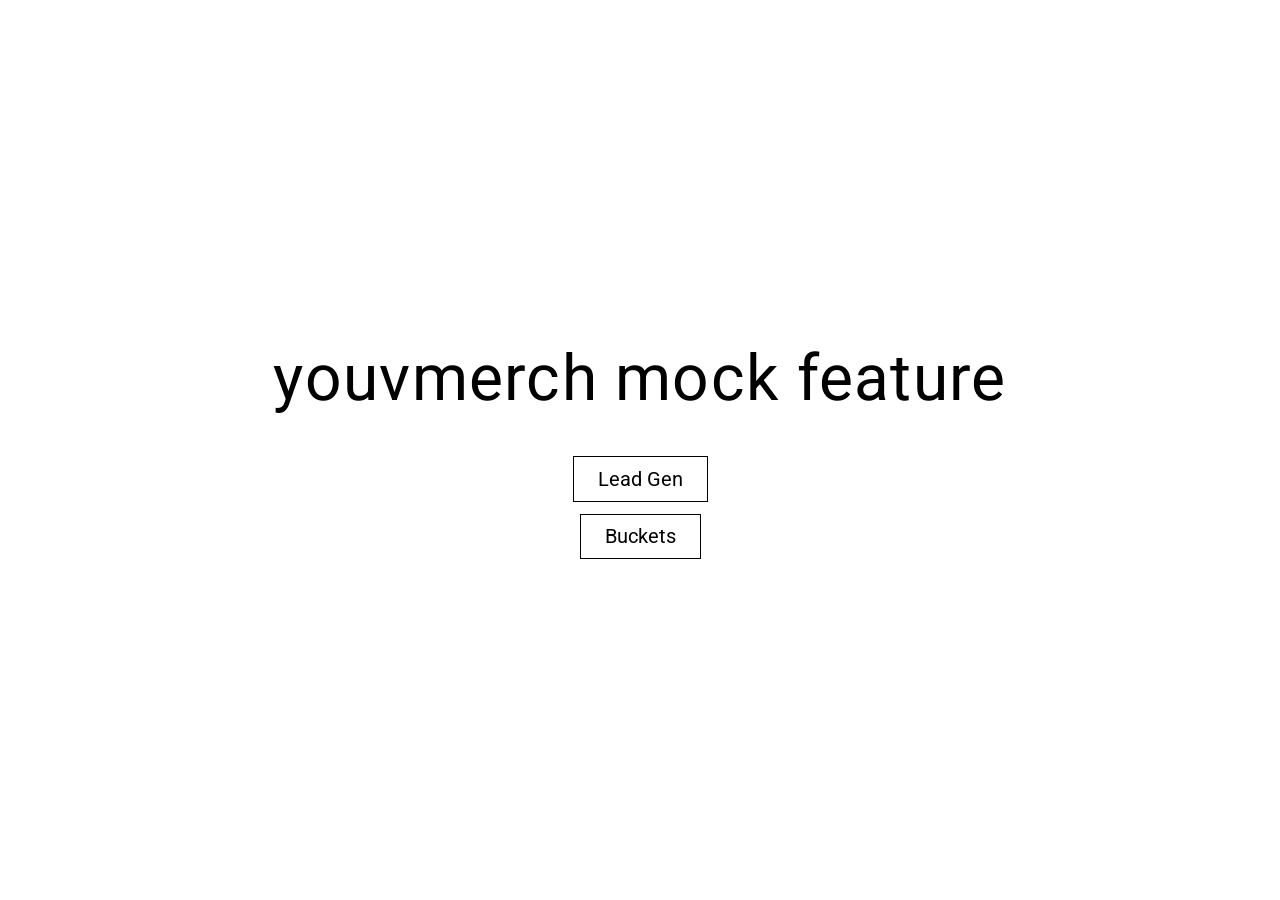
<file: index.html>
<!doctype html>
<html lang="en">
<head>
  <meta charset="utf-8">
  <meta name="viewport" content="width=device-width, initial-scale=1">
  <title>YouVMerch Mock Feature</title>
  <link rel="preconnect" href="https://fonts.googleapis.com">
  <link rel="preconnect" href="https://fonts.gstatic.com" crossorigin>
  <link href="https://fonts.googleapis.com/css2?family=Roboto:wght@400;500;700&display=swap" rel="stylesheet">
  <link rel="stylesheet" href="styles.css">
</head>
<body>
  <main class="home">
    <h1 class="title">youvmerch mock feature</h1>

    <nav class="menu" aria-label="Features">
      <ul>
        <li><a href="lead-gen.html">Lead Gen</a></li>
        <li><a href="buckets.html">Buckets</a></li>
      </ul>
    </nav>
  </main>
</body>
</html>
</file>
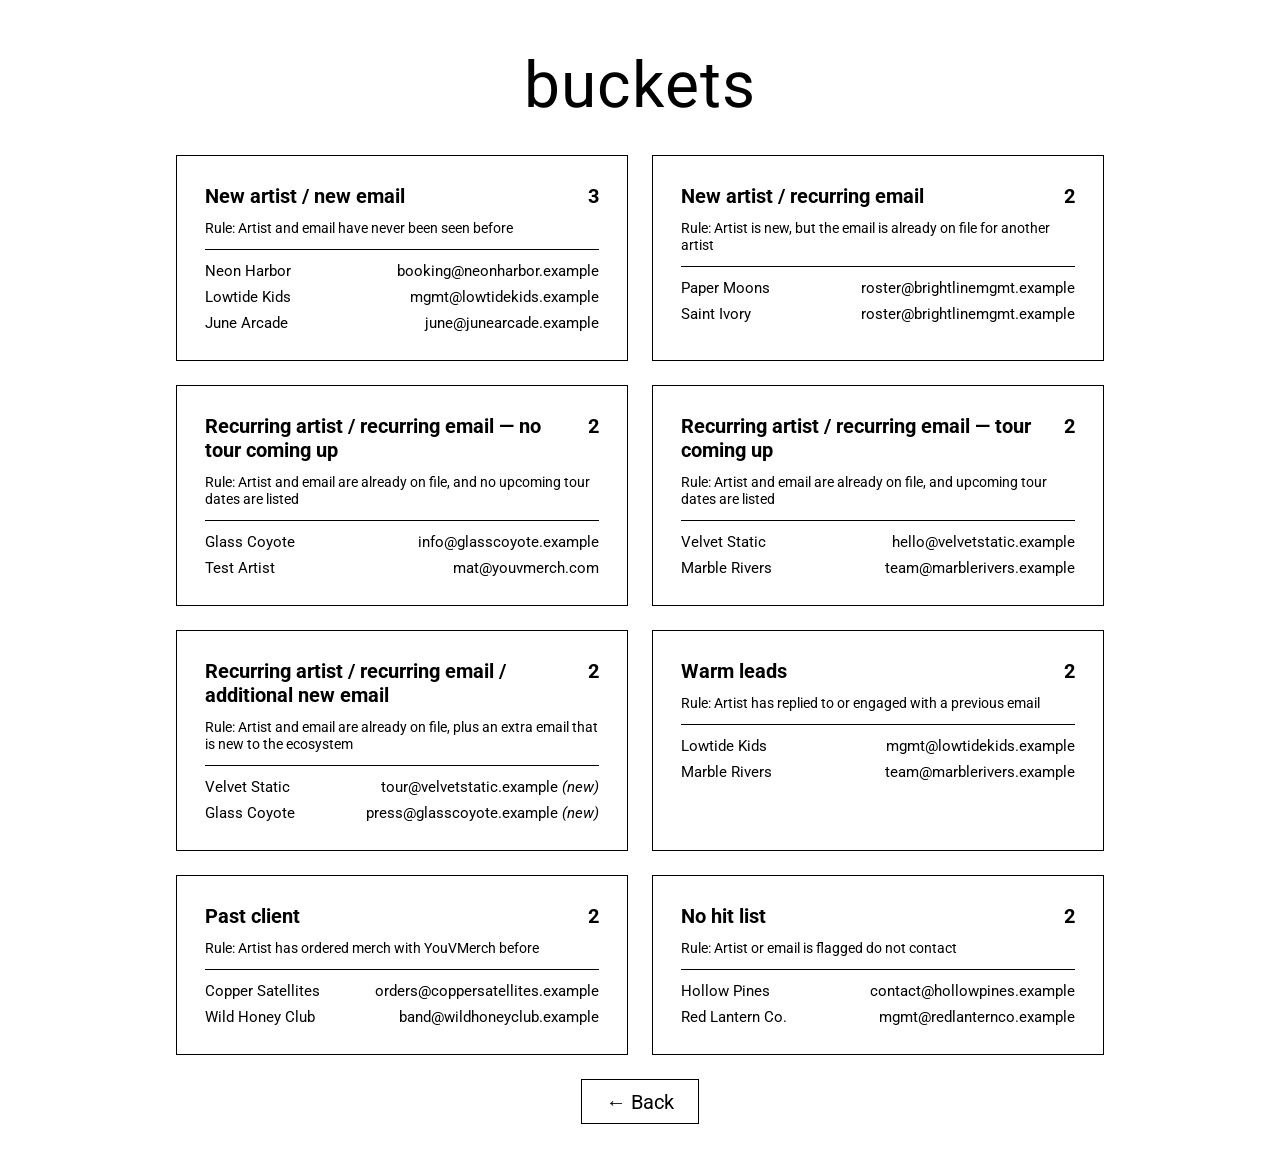
<file: buckets.html>
<!doctype html>
<html lang="en">
<head>
  <meta charset="utf-8">
  <meta name="viewport" content="width=device-width, initial-scale=1">
  <title>Buckets · YouVMerch Mock</title>
  <link rel="preconnect" href="https://fonts.googleapis.com">
  <link rel="preconnect" href="https://fonts.gstatic.com" crossorigin>
  <link href="https://fonts.googleapis.com/css2?family=Roboto:wght@400;500;700&display=swap" rel="stylesheet">
  <link rel="stylesheet" href="styles.css">
</head>
<body>
  <main class="page">
    <h1 class="title">buckets</h1>

    <div class="bucket-grid">

    <section class="card bucket">
      <header class="bucket-head">
        <h2>New artist / new email</h2>
        <span class="bucket-count">3</span>
      </header>
      <p class="bucket-rule">Rule: Artist and email have never been seen before</p>
      <ul class="bucket-list">
        <li><span>Neon Harbor</span><span>booking@neonharbor.example</span></li>
        <li><span>Lowtide Kids</span><span>mgmt@lowtidekids.example</span></li>
        <li><span>June Arcade</span><span>june@junearcade.example</span></li>
      </ul>
    </section>

    <section class="card bucket">
      <header class="bucket-head">
        <h2>New artist / recurring email</h2>
        <span class="bucket-count">2</span>
      </header>
      <p class="bucket-rule">Rule: Artist is new, but the email is already on file for another artist</p>
      <ul class="bucket-list">
        <li><span>Paper Moons</span><span>roster@brightlinemgmt.example</span></li>
        <li><span>Saint Ivory</span><span>roster@brightlinemgmt.example</span></li>
      </ul>
    </section>

    <section class="card bucket">
      <header class="bucket-head">
        <h2>Recurring artist / recurring email &mdash; no tour coming up</h2>
        <span class="bucket-count">2</span>
      </header>
      <p class="bucket-rule">Rule: Artist and email are already on file, and no upcoming tour dates are listed</p>
      <ul class="bucket-list">
        <li><span>Glass Coyote</span><span>info@glasscoyote.example</span></li>
        <li><span>Test Artist</span><span>mat@youvmerch.com</span></li>
      </ul>
    </section>

    <section class="card bucket">
      <header class="bucket-head">
        <h2>Recurring artist / recurring email &mdash; tour coming up</h2>
        <span class="bucket-count">2</span>
      </header>
      <p class="bucket-rule">Rule: Artist and email are already on file, and upcoming tour dates are listed</p>
      <ul class="bucket-list">
        <li><span>Velvet Static</span><span>hello@velvetstatic.example</span></li>
        <li><span>Marble Rivers</span><span>team@marblerivers.example</span></li>
      </ul>
    </section>

    <section class="card bucket">
      <header class="bucket-head">
        <h2>Recurring artist / recurring email / additional new email</h2>
        <span class="bucket-count">2</span>
      </header>
      <p class="bucket-rule">Rule: Artist and email are already on file, plus an extra email that is new to the ecosystem</p>
      <ul class="bucket-list">
        <li><span>Velvet Static</span><span>tour@velvetstatic.example <em>(new)</em></span></li>
        <li><span>Glass Coyote</span><span>press@glasscoyote.example <em>(new)</em></span></li>
      </ul>
    </section>

    <section class="card bucket">
      <header class="bucket-head">
        <h2>Warm leads</h2>
        <span class="bucket-count">2</span>
      </header>
      <p class="bucket-rule">Rule: Artist has replied to or engaged with a previous email</p>
      <ul class="bucket-list">
        <li><span>Lowtide Kids</span><span>mgmt@lowtidekids.example</span></li>
        <li><span>Marble Rivers</span><span>team@marblerivers.example</span></li>
      </ul>
    </section>

    <section class="card bucket">
      <header class="bucket-head">
        <h2>Past client</h2>
        <span class="bucket-count">2</span>
      </header>
      <p class="bucket-rule">Rule: Artist has ordered merch with YouVMerch before</p>
      <ul class="bucket-list">
        <li><span>Copper Satellites</span><span>orders@coppersatellites.example</span></li>
        <li><span>Wild Honey Club</span><span>band@wildhoneyclub.example</span></li>
      </ul>
    </section>

    <section class="card bucket">
      <header class="bucket-head">
        <h2>No hit list</h2>
        <span class="bucket-count">2</span>
      </header>
      <p class="bucket-rule">Rule: Artist or email is flagged do not contact</p>
      <ul class="bucket-list">
        <li><span>Hollow Pines</span><span>contact@hollowpines.example</span></li>
        <li><span>Red Lantern Co.</span><span>mgmt@redlanternco.example</span></li>
      </ul>
    </section>
    </div>

    <nav class="menu">
      <ul>
        <li><a href="index.html">&larr; Back</a></li>
      </ul>
    </nav>
  </main>
</body>
</html>
</file>
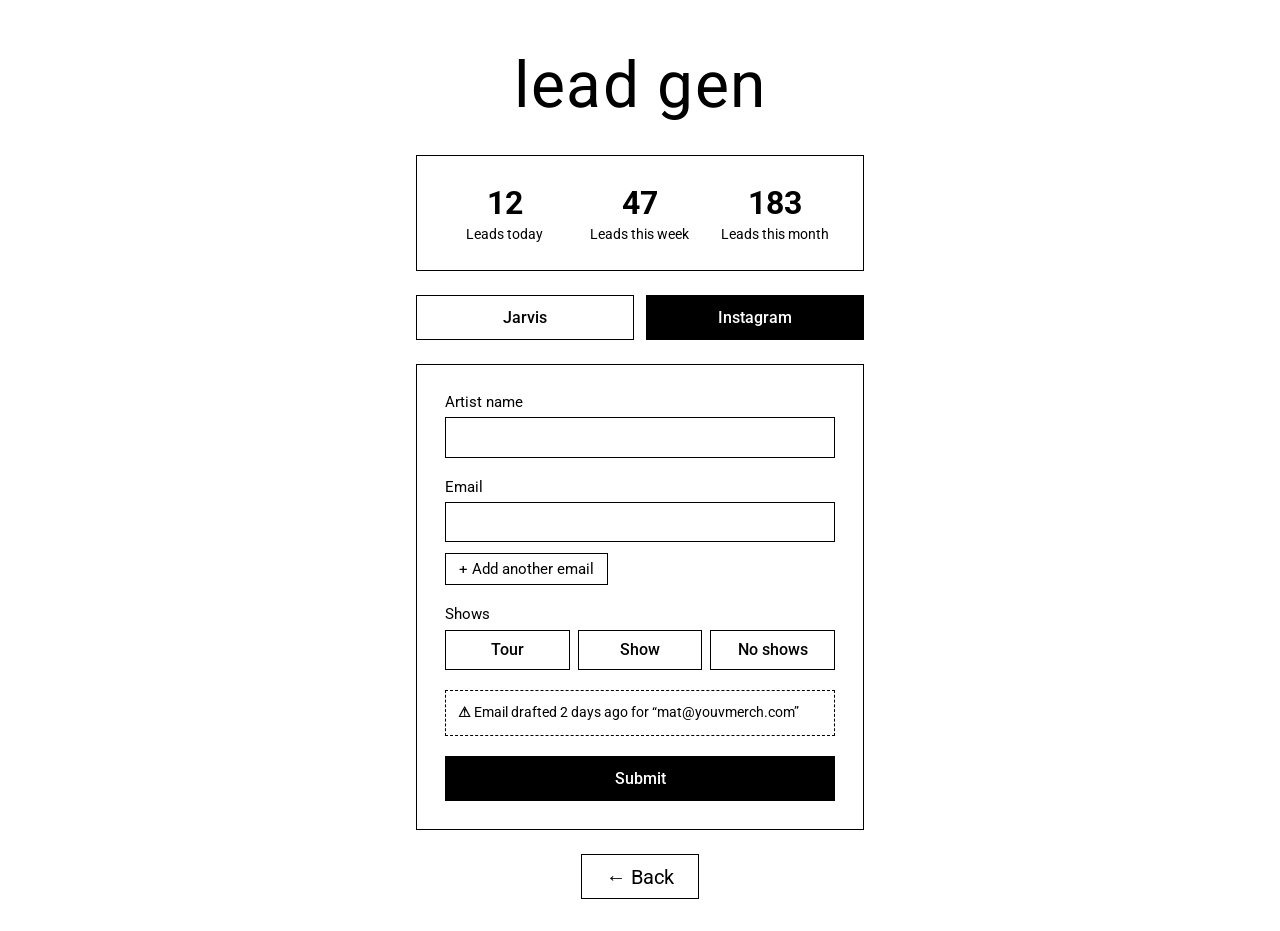
<file: lead-gen.html>
<!doctype html>
<html lang="en">
<head>
  <meta charset="utf-8">
  <meta name="viewport" content="width=device-width, initial-scale=1">
  <title>Lead Gen · YouVMerch Mock</title>
  <link rel="preconnect" href="https://fonts.googleapis.com">
  <link rel="preconnect" href="https://fonts.gstatic.com" crossorigin>
  <link href="https://fonts.googleapis.com/css2?family=Roboto:wght@400;500;700&display=swap" rel="stylesheet">
  <link rel="stylesheet" href="styles.css">
</head>
<body>
  <main class="page">
    <h1 class="title">lead gen</h1>

    <section class="card stats" aria-label="Lead stats">
      <div class="stat">
        <span class="stat-num">12</span>
        <span class="stat-label">Leads today</span>
      </div>
      <div class="stat">
        <span class="stat-num">47</span>
        <span class="stat-label">Leads this week</span>
      </div>
      <div class="stat">
        <span class="stat-num">183</span>
        <span class="stat-label">Leads this month</span>
      </div>
    </section>

    <div class="source-btns">
      <button type="button" class="source-btn">Jarvis</button>
      <button type="button" class="source-btn is-active" aria-pressed="true">Instagram</button>
    </div>

    <form class="card" id="lead-form" novalidate>
      <label class="field">
        <span>Artist name</span>
        <input type="text" name="artist" autocomplete="off" required>
      </label>

      <div class="field">
        <span>Email</span>
        <div id="email-list" class="email-list">
          <div class="email-row">
            <input type="email" name="email" aria-label="Email 1" required>
          </div>
        </div>
        <button type="button" class="add-btn" id="add-email">+ Add another email</button>
      </div>

      <div class="field">
        <span>Shows</span>
        <div class="choice-btns" id="show-type">
          <button type="button" class="source-btn" aria-pressed="false">Tour</button>
          <button type="button" class="source-btn" aria-pressed="false">Show</button>
          <button type="button" class="source-btn" aria-pressed="false">No shows</button>
        </div>
      </div>

      <p class="form-warning" role="alert">
        <strong>&#9888;</strong> Email drafted 2 days ago for &ldquo;mat@youvmerch.com&rdquo;
      </p>

      <button type="submit" class="submit-btn">Submit</button>
    </form>

    <nav class="menu">
      <ul>
        <li><a href="index.html">&larr; Back</a></li>
      </ul>
    </nav>
  </main>

  <script>
    const list = document.getElementById('email-list');

    // Tour / Show / No shows: pick one.
    const showBtns = document.querySelectorAll('#show-type button');
    showBtns.forEach((btn) => {
      btn.addEventListener('click', () => {
        showBtns.forEach((b) => {
          b.classList.toggle('is-active', b === btn);
          b.setAttribute('aria-pressed', b === btn);
        });
      });
    });

    // Mock only: submit does nothing.
    document.getElementById('lead-form').addEventListener('submit', (e) => e.preventDefault());

    function renumber() {
      list.querySelectorAll('input').forEach((input, i) => {
        input.setAttribute('aria-label', `Email ${i + 1}`);
      });
    }

    document.getElementById('add-email').addEventListener('click', () => {
      const row = document.createElement('div');
      row.className = 'email-row';

      const input = document.createElement('input');
      input.type = 'email';
      input.name = 'email';

      const remove = document.createElement('button');
      remove.type = 'button';
      remove.className = 'remove-btn';
      remove.textContent = '×';
      remove.setAttribute('aria-label', 'Remove email');
      remove.addEventListener('click', () => {
        row.remove();
        renumber();
      });

      row.append(input, remove);
      list.append(row);
      renumber();
      input.focus();
    });
  </script>
</body>
</html>
</file>
<file: styles.css>
:root {
  --bg: #ffffff;
  --ink: #000000;
  --muted: #000000;
  --rule: #000000;
}

* { box-sizing: border-box; }

body {
  margin: 0;
  min-height: 100vh;
  background: var(--bg);
  color: var(--ink);
  font-family: "Roboto", Arial, Helvetica, sans-serif;
}

.home {
  min-height: 100vh;
  display: flex;
  flex-direction: column;
  align-items: center;
  justify-content: center;
  padding: 2rem 1rem;
  text-align: center;
}

.title {
  font-weight: 400;
  font-size: clamp(2rem, 7vw, 4rem);
  letter-spacing: 0.02em;
  margin: 0 0 2.5rem;
}

.note {
  color: var(--muted);
  margin: -1.5rem 0 2rem;
}

.menu ul {
  list-style: none;
  margin: 0;
  padding: 0;
  display: flex;
  flex-direction: column;
  gap: 0.75rem;
}

.menu a {
  display: inline-block;
  padding: 0.6rem 1.5rem;
  border: 1px solid var(--rule);
  color: var(--ink);
  text-decoration: none;
  font-size: 1.25rem;
  transition: border-color 0.15s, background 0.15s;
}

.menu a:hover,
.menu a:focus-visible {
  border-color: var(--ink);
  background: var(--ink);
  color: var(--bg);
}

/* Lead gen card */
.card {
  width: 100%;
  max-width: 28rem;
  margin: 0 0 2rem;
  padding: 1.75rem;
  border: 1px solid var(--rule);
  background: var(--bg);
  text-align: left;
  display: flex;
  flex-direction: column;
  gap: 1.25rem;
}

.field {
  display: flex;
  flex-direction: column;
  gap: 0.4rem;
}

.field > span {
  font-size: 0.95rem;
  color: var(--muted);
}

.card input {
  width: 100%;
  padding: 0.6rem 0.75rem;
  font: inherit;
  font-size: 1rem;
  color: var(--ink);
  background: var(--bg);
  border: 1px solid var(--rule);
  border-radius: 0;
}

.card input:focus {
  outline: none;
  border-color: var(--ink);
}

.email-list {
  display: flex;
  flex-direction: column;
  gap: 0.5rem;
}

.email-row {
  display: flex;
  gap: 0.5rem;
}

.add-btn,
.remove-btn {
  font: inherit;
  color: var(--ink);
  background: none;
  border: 1px solid var(--rule);
  cursor: pointer;
}

.add-btn {
  align-self: flex-start;
  margin-top: 0.25rem;
  padding: 0.4rem 0.8rem;
  font-size: 0.95rem;
}

.remove-btn {
  flex: 0 0 auto;
  width: 2.5rem;
  font-size: 1.25rem;
  line-height: 1;
}

.add-btn:hover,
.remove-btn:hover {
  border-color: var(--ink);
}

/* Lead gen page: content starts at the top */
.page {
  min-height: 100vh;
  display: flex;
  flex-direction: column;
  align-items: center;
  padding: 3rem 1rem 2rem;
}

.page .title {
  margin-bottom: 2rem;
  text-align: center;
}

.page .card {
  margin-bottom: 1.5rem;
}

/* Stats card */
.stats {
  flex-direction: row;
  justify-content: space-between;
  gap: 1rem;
  text-align: center;
}

.stat {
  flex: 1;
  display: flex;
  flex-direction: column;
  gap: 0.25rem;
}

.stat-num {
  font-size: 2rem;
  font-weight: 700;
}

.stat-label {
  font-size: 0.85rem;
}

/* Submit */
.submit-btn {
  font: inherit;
  font-weight: 500;
  font-size: 1rem;
  padding: 0.75rem;
  color: var(--bg);
  background: var(--ink);
  border: 1px solid var(--ink);
  cursor: pointer;
}

.submit-btn:hover {
  color: var(--ink);
  background: var(--bg);
}

/* Jarvis / Instagram buttons */
.source-btns {
  width: 100%;
  max-width: 28rem;
  display: flex;
  gap: 0.75rem;
  margin-bottom: 1.5rem;
}

.source-btn {
  flex: 1;
  font: inherit;
  font-weight: 500;
  font-size: 1rem;
  padding: 0.75rem;
  color: var(--ink);
  background: var(--bg);
  border: 1px solid var(--ink);
  cursor: pointer;
}

.source-btn:hover {
  color: var(--bg);
  background: var(--ink);
}

.source-btn.is-active {
  color: var(--bg);
  background: var(--ink);
  cursor: default;
}

/* Fake duplicate warning */
.form-warning {
  margin: 0;
  padding: 0.75rem;
  border: 1px dashed var(--ink);
  font-size: 0.9rem;
  line-height: 1.4;
}

/* Buckets page */
.bucket {
  gap: 0.75rem;
}

.bucket-head {
  display: flex;
  justify-content: space-between;
  align-items: baseline;
  gap: 1rem;
}

.bucket-head h2 {
  margin: 0;
  font-size: 1.25rem;
  font-weight: 700;
}

.bucket-count {
  font-weight: 700;
  font-size: 1.25rem;
}

.bucket-rule {
  margin: 0;
  font-size: 0.9rem;
  padding-bottom: 0.75rem;
  border-bottom: 1px solid var(--ink);
}

.bucket-list {
  list-style: none;
  margin: 0;
  padding: 0;
  display: flex;
  flex-direction: column;
  gap: 0.5rem;
}

.bucket-list li {
  display: flex;
  justify-content: space-between;
  flex-wrap: wrap;
  gap: 0.25rem 1rem;
  font-size: 0.95rem;
}

.bucket-list li span:last-child {
  word-break: break-all;
}

/* Tour / Show / No shows */
.choice-btns {
  display: flex;
  gap: 0.5rem;
}

.choice-btns .source-btn {
  padding: 0.6rem 0.5rem;
}

.choice-btns .source-btn.is-active {
  cursor: pointer;
}

/* Buckets: 2 cards per row, 1 on narrow screens */
.bucket-grid {
  width: 100%;
  max-width: 58rem;
  display: grid;
  grid-template-columns: repeat(2, minmax(0, 1fr));
  gap: 1.5rem;
  margin-bottom: 1.5rem;
}

.bucket-grid .card {
  max-width: none;
  margin: 0;
}

@media (max-width: 640px) {
  .bucket-grid {
    grid-template-columns: 1fr;
  }
}
</file>
